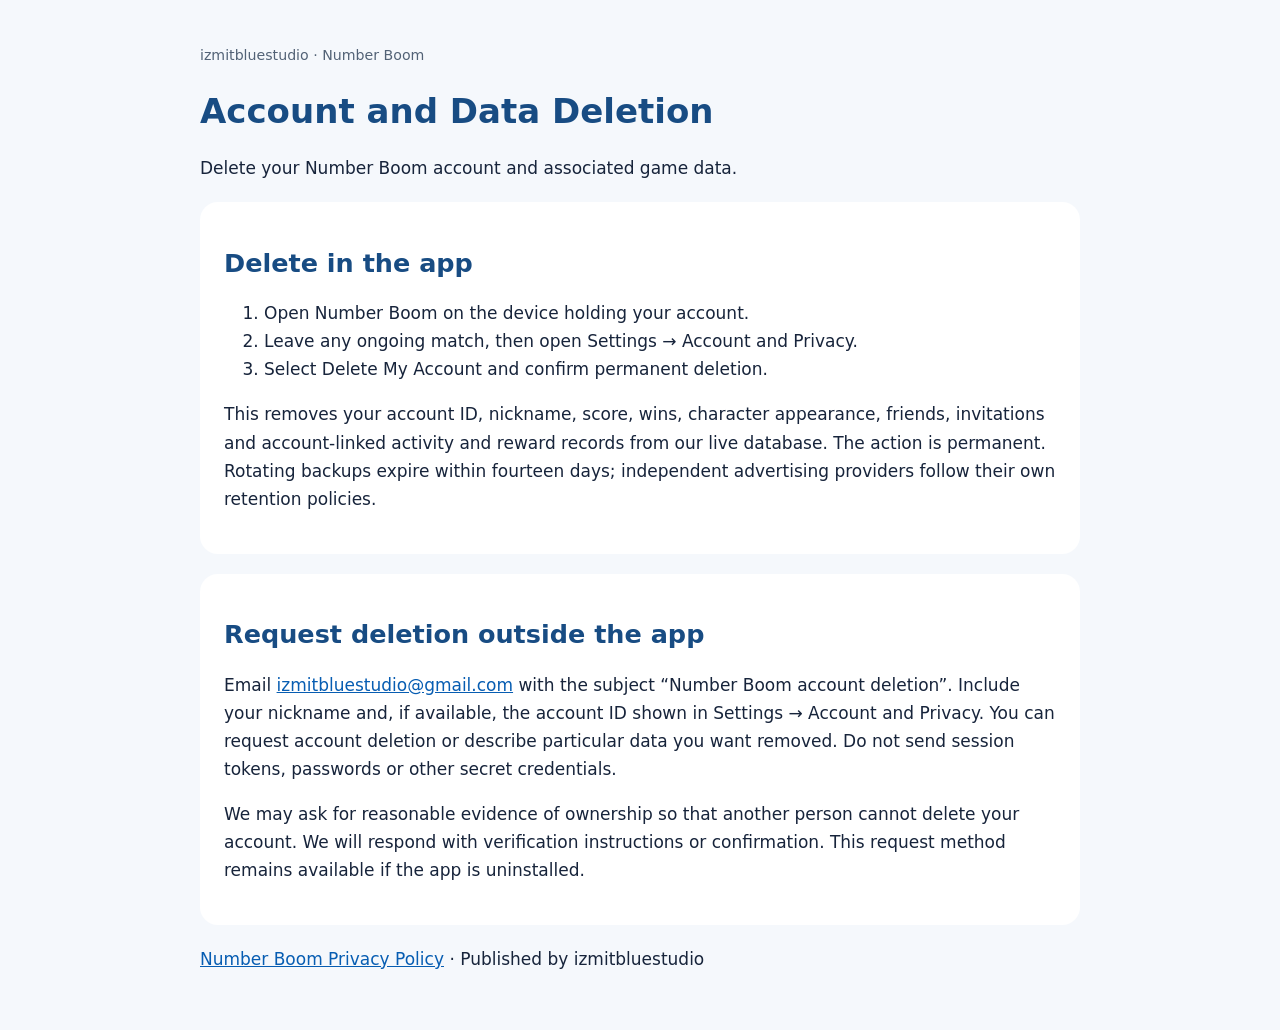
<file: number-boom-delete-account.html>
<!doctype html><html lang="en"><meta charset="utf-8"><meta name="viewport" content="width=device-width,initial-scale=1"><title>Account and Data Deletion · Number Boom</title><style>body{margin:0;background:#f5f8fc;color:#17243b;font:17px/1.65 system-ui,sans-serif}main{max-width:880px;margin:auto;padding:40px 24px}h1,h2{line-height:1.2;color:#184c83}a{color:#075db2}section{background:white;padding:24px;margin:20px 0;border-radius:18px}small{color:#526276}</style><main><small>izmitbluestudio · Number Boom</small><h1>Account and Data Deletion</h1><p>Delete your Number Boom account and associated game data.</p><section><h2>Delete in the app</h2><ol><li>Open Number Boom on the device holding your account.</li><li>Leave any ongoing match, then open Settings → Account and Privacy.</li><li>Select Delete My Account and confirm permanent deletion.</li></ol><p>This removes your account ID, nickname, score, wins, character appearance, friends, invitations and account-linked activity and reward records from our live database. The action is permanent. Rotating backups expire within fourteen days; independent advertising providers follow their own retention policies.</p></section><section><h2>Request deletion outside the app</h2><p>Email <a href="mailto:izmitbluestudio@gmail.com?subject=Number%20Boom%20account%20deletion">izmitbluestudio@gmail.com</a> with the subject “Number Boom account deletion”. Include your nickname and, if available, the account ID shown in Settings → Account and Privacy. You can request account deletion or describe particular data you want removed. Do not send session tokens, passwords or other secret credentials.</p><p>We may ask for reasonable evidence of ownership so that another person cannot delete your account. We will respond with verification instructions or confirmation. This request method remains available if the app is uninstalled.</p></section><p><a href="number-boom-privacy.html">Number Boom Privacy Policy</a> · Published by izmitbluestudio</p></main></html>
</file>
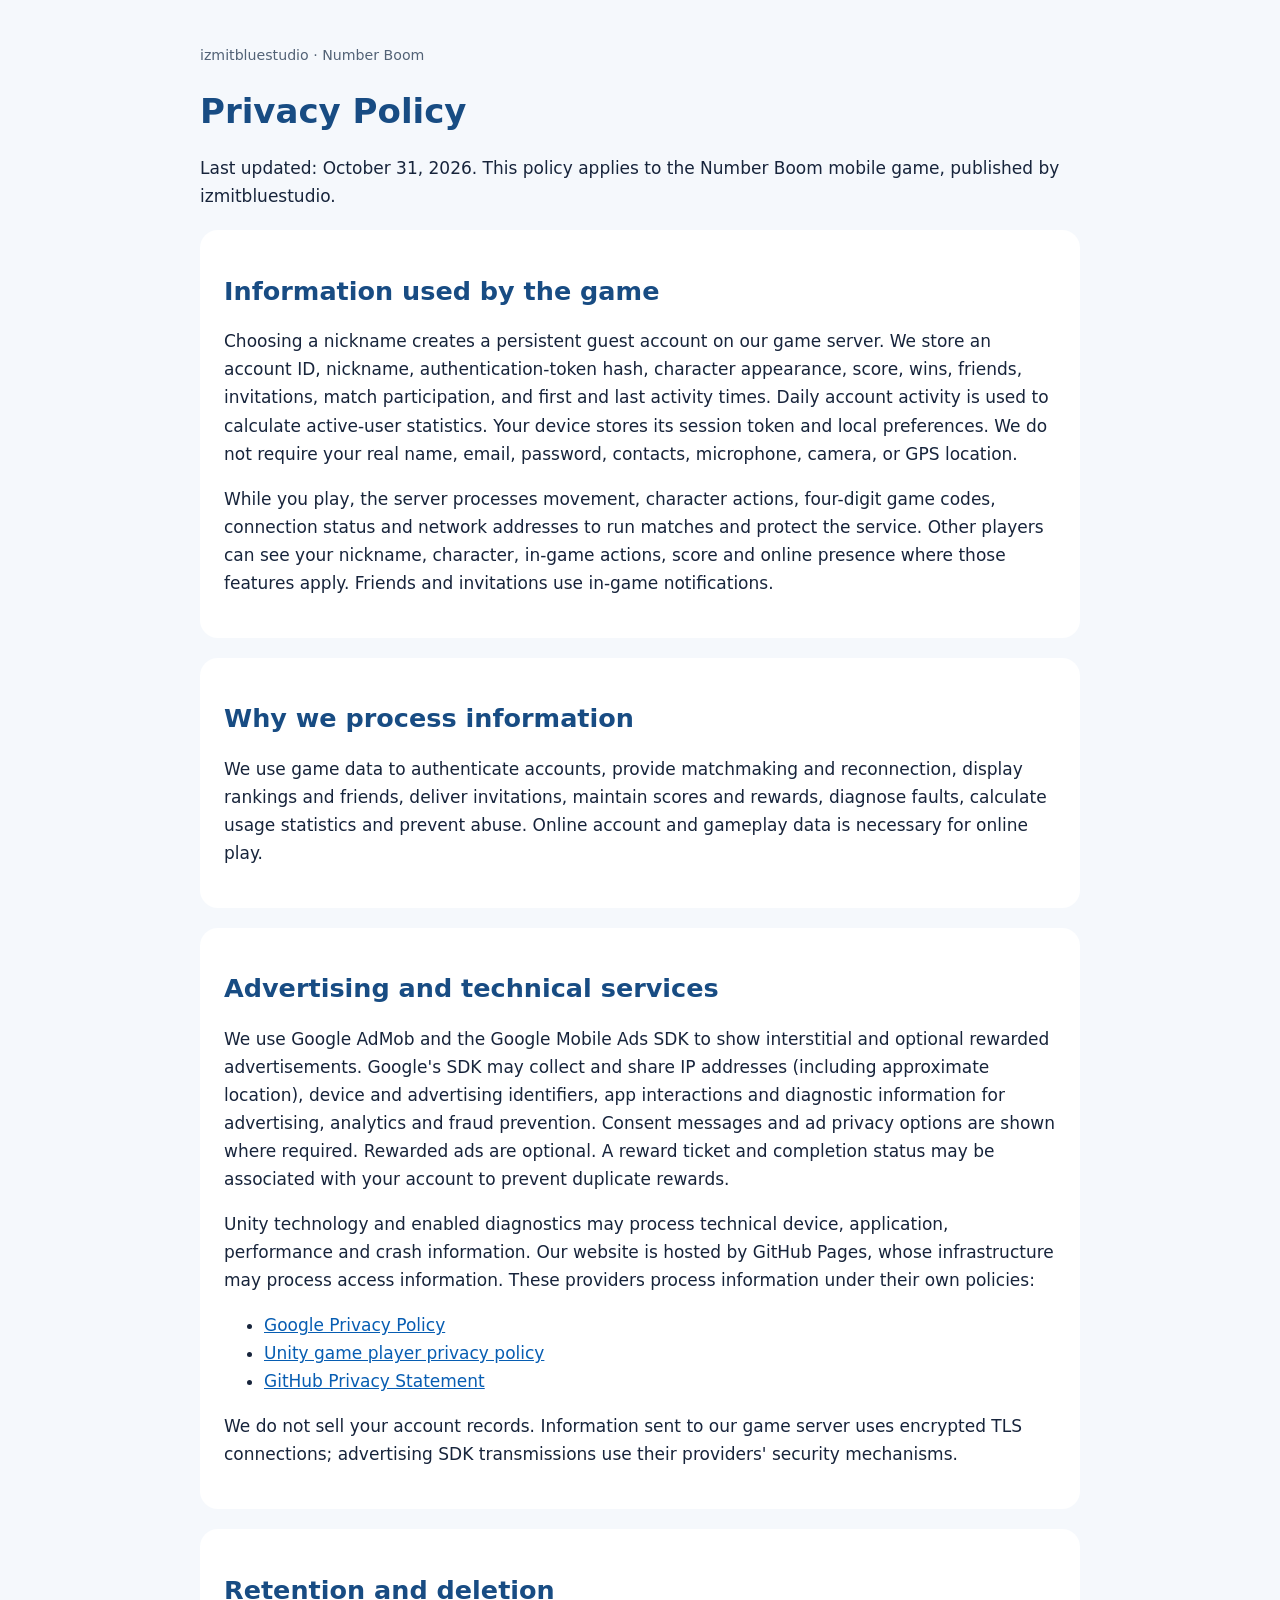
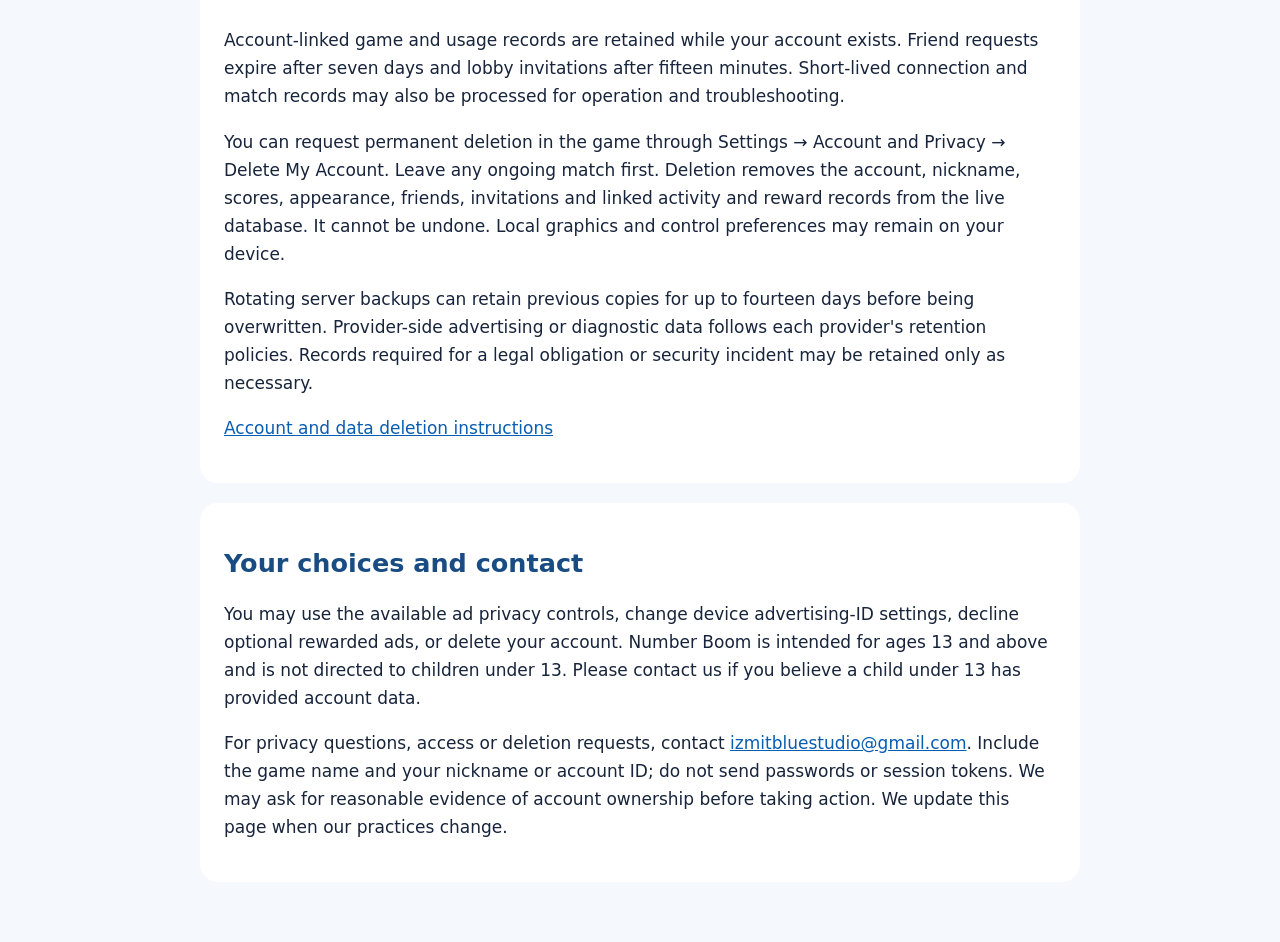
<file: number-boom-privacy.html>
<!doctype html><html lang="en"><meta charset="utf-8"><meta name="viewport" content="width=device-width,initial-scale=1"><title>Privacy Policy · Number Boom</title><style>body{margin:0;background:#f5f8fc;color:#17243b;font:17px/1.65 system-ui,sans-serif}main{max-width:880px;margin:auto;padding:40px 24px}h1,h2{line-height:1.2;color:#184c83}a{color:#075db2}section{background:white;padding:24px;margin:20px 0;border-radius:18px}small{color:#526276}</style><main><small>izmitbluestudio · Number Boom</small><h1>Privacy Policy</h1><p>Last updated: October 31, 2026. This policy applies to the Number Boom mobile game, published by izmitbluestudio.</p>
<section><h2>Information used by the game</h2><p>Choosing a nickname creates a persistent guest account on our game server. We store an account ID, nickname, authentication-token hash, character appearance, score, wins, friends, invitations, match participation, and first and last activity times. Daily account activity is used to calculate active-user statistics. Your device stores its session token and local preferences. We do not require your real name, email, password, contacts, microphone, camera, or GPS location.</p><p>While you play, the server processes movement, character actions, four-digit game codes, connection status and network addresses to run matches and protect the service. Other players can see your nickname, character, in-game actions, score and online presence where those features apply. Friends and invitations use in-game notifications.</p></section>
<section><h2>Why we process information</h2><p>We use game data to authenticate accounts, provide matchmaking and reconnection, display rankings and friends, deliver invitations, maintain scores and rewards, diagnose faults, calculate usage statistics and prevent abuse. Online account and gameplay data is necessary for online play.</p></section>
<section><h2>Advertising and technical services</h2><p>We use Google AdMob and the Google Mobile Ads SDK to show interstitial and optional rewarded advertisements. Google's SDK may collect and share IP addresses (including approximate location), device and advertising identifiers, app interactions and diagnostic information for advertising, analytics and fraud prevention. Consent messages and ad privacy options are shown where required. Rewarded ads are optional. A reward ticket and completion status may be associated with your account to prevent duplicate rewards.</p><p>Unity technology and enabled diagnostics may process technical device, application, performance and crash information. Our website is hosted by GitHub Pages, whose infrastructure may process access information. These providers process information under their own policies:</p><ul><li><a href="https://policies.google.com/privacy">Google Privacy Policy</a></li><li><a href="https://unity.com/legal/game-player-and-app-user-privacy-policy">Unity game player privacy policy</a></li><li><a href="https://docs.github.com/en/site-policy/privacy-policies/github-general-privacy-statement">GitHub Privacy Statement</a></li></ul><p>We do not sell your account records. Information sent to our game server uses encrypted TLS connections; advertising SDK transmissions use their providers' security mechanisms.</p></section>
<section><h2>Retention and deletion</h2><p>Account-linked game and usage records are retained while your account exists. Friend requests expire after seven days and lobby invitations after fifteen minutes. Short-lived connection and match records may also be processed for operation and troubleshooting.</p><p>You can request permanent deletion in the game through Settings → Account and Privacy → Delete My Account. Leave any ongoing match first. Deletion removes the account, nickname, scores, appearance, friends, invitations and linked activity and reward records from the live database. It cannot be undone. Local graphics and control preferences may remain on your device.</p><p>Rotating server backups can retain previous copies for up to fourteen days before being overwritten. Provider-side advertising or diagnostic data follows each provider's retention policies. Records required for a legal obligation or security incident may be retained only as necessary.</p><p><a href="number-boom-delete-account.html">Account and data deletion instructions</a></p></section>
<section><h2>Your choices and contact</h2><p>You may use the available ad privacy controls, change device advertising-ID settings, decline optional rewarded ads, or delete your account. Number Boom is intended for ages 13 and above and is not directed to children under 13. Please contact us if you believe a child under 13 has provided account data.</p><p>For privacy questions, access or deletion requests, contact <a href="mailto:izmitbluestudio@gmail.com">izmitbluestudio@gmail.com</a>. Include the game name and your nickname or account ID; do not send passwords or session tokens. We may ask for reasonable evidence of account ownership before taking action. We update this page when our practices change.</p></section></main></html>
</file>
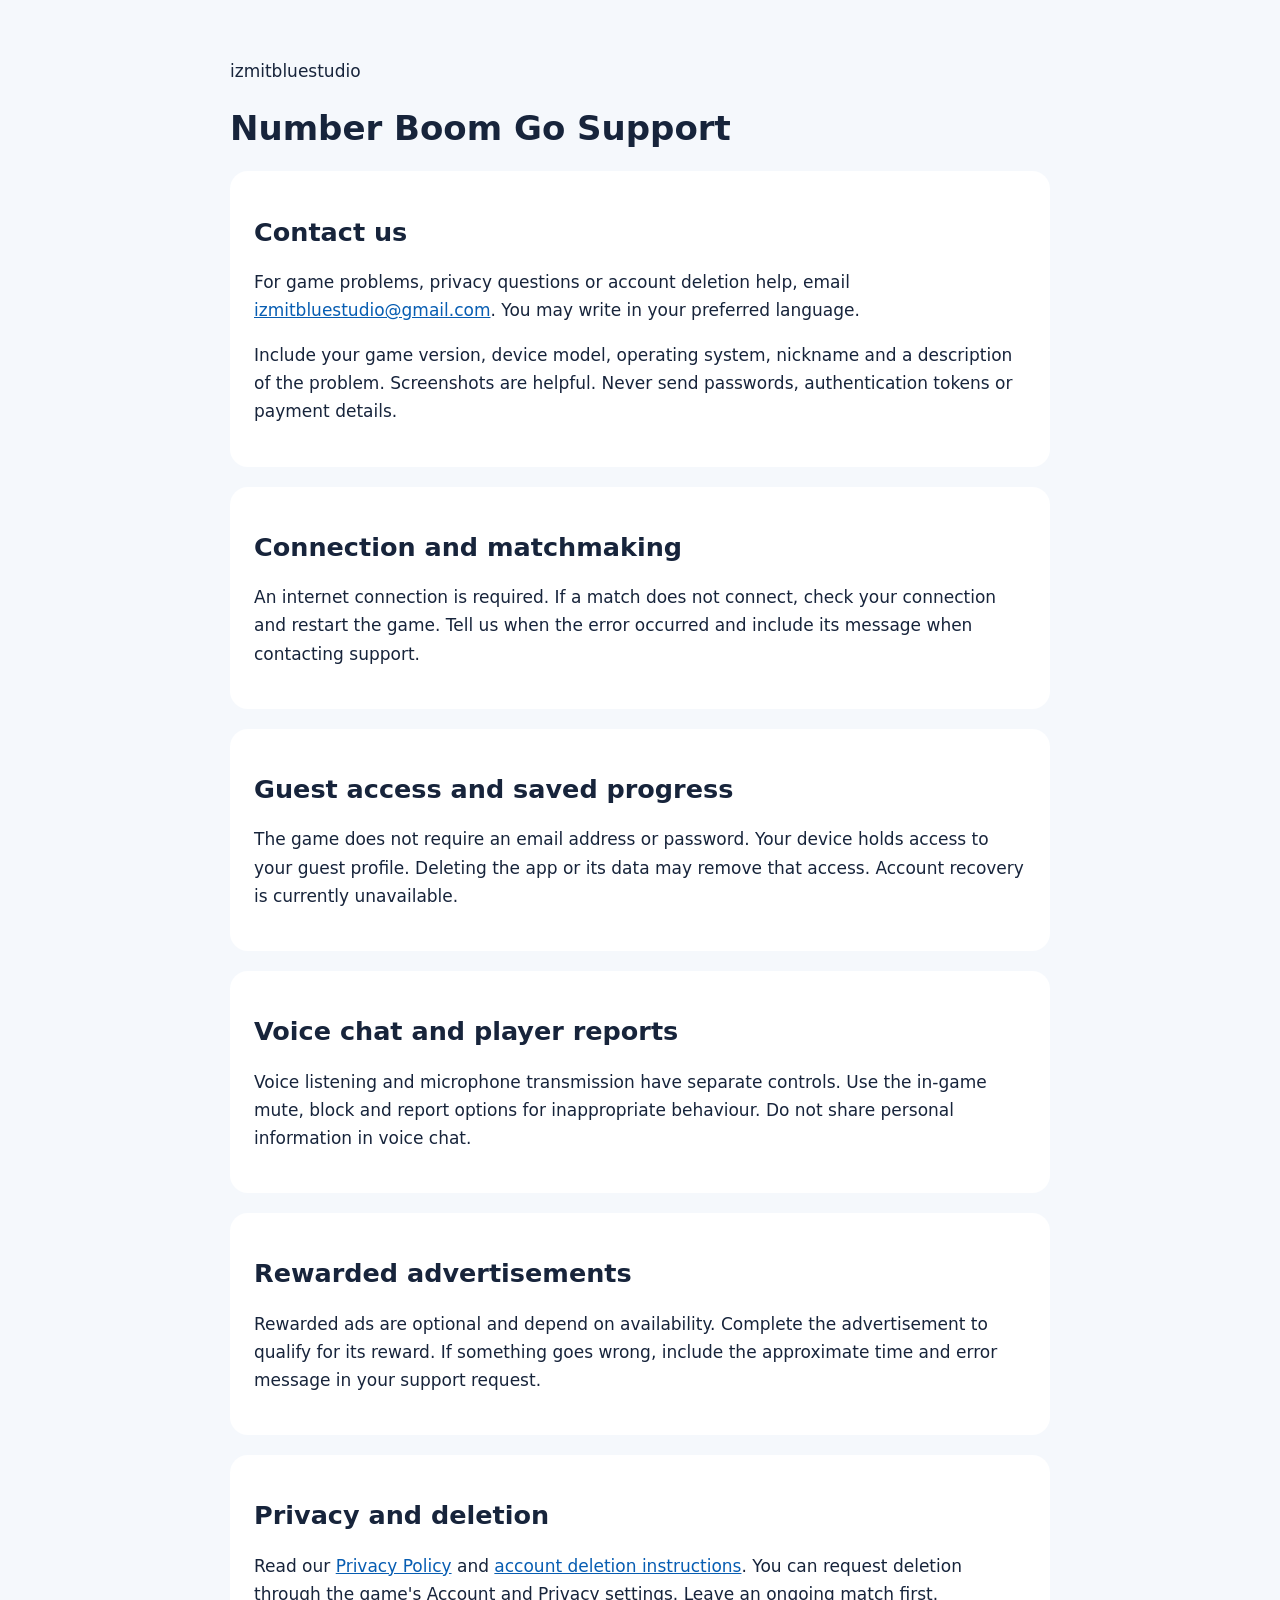
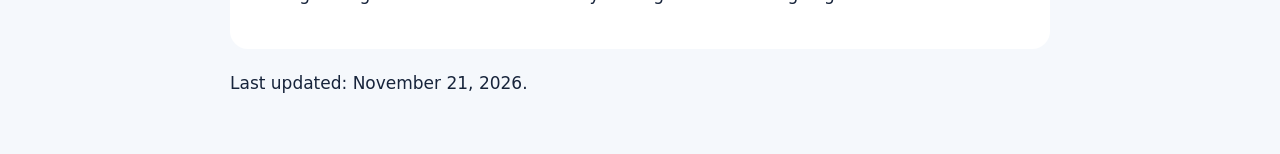
<file: number-boom-support.html>
<!doctype html>
<html lang="en"><meta charset="utf-8"><meta name="viewport" content="width=device-width,initial-scale=1">
<title>Number Boom Go — Support</title>
<style>body{margin:0;background:#f5f8fc;color:#17243b;font:17px/1.65 system-ui,sans-serif}main{max-width:820px;margin:auto;padding:40px 24px}section{background:#fff;border-radius:18px;padding:24px;margin:20px 0}h1,h2{line-height:1.2}a{color:#075db2}</style>
<main><p>izmitbluestudio</p><h1>Number Boom Go Support</h1>
<section><h2>Contact us</h2><p>For game problems, privacy questions or account deletion help, email <a href="mailto:izmitbluestudio@gmail.com">izmitbluestudio@gmail.com</a>. You may write in your preferred language.</p><p>Include your game version, device model, operating system, nickname and a description of the problem. Screenshots are helpful. Never send passwords, authentication tokens or payment details.</p></section>
<section><h2>Connection and matchmaking</h2><p>An internet connection is required. If a match does not connect, check your connection and restart the game. Tell us when the error occurred and include its message when contacting support.</p></section>
<section><h2>Guest access and saved progress</h2><p>The game does not require an email address or password. Your device holds access to your guest profile. Deleting the app or its data may remove that access. Account recovery is currently unavailable.</p></section>
<section><h2>Voice chat and player reports</h2><p>Voice listening and microphone transmission have separate controls. Use the in-game mute, block and report options for inappropriate behaviour. Do not share personal information in voice chat.</p></section>
<section><h2>Rewarded advertisements</h2><p>Rewarded ads are optional and depend on availability. Complete the advertisement to qualify for its reward. If something goes wrong, include the approximate time and error message in your support request.</p></section>
<section><h2>Privacy and deletion</h2><p>Read our <a href="number-boom-privacy.html">Privacy Policy</a> and <a href="number-boom-delete-account.html">account deletion instructions</a>. You can request deletion through the game's Account and Privacy settings. Leave an ongoing match first.</p></section>
<p>Last updated: November 21, 2026.</p></main></html>
</file>
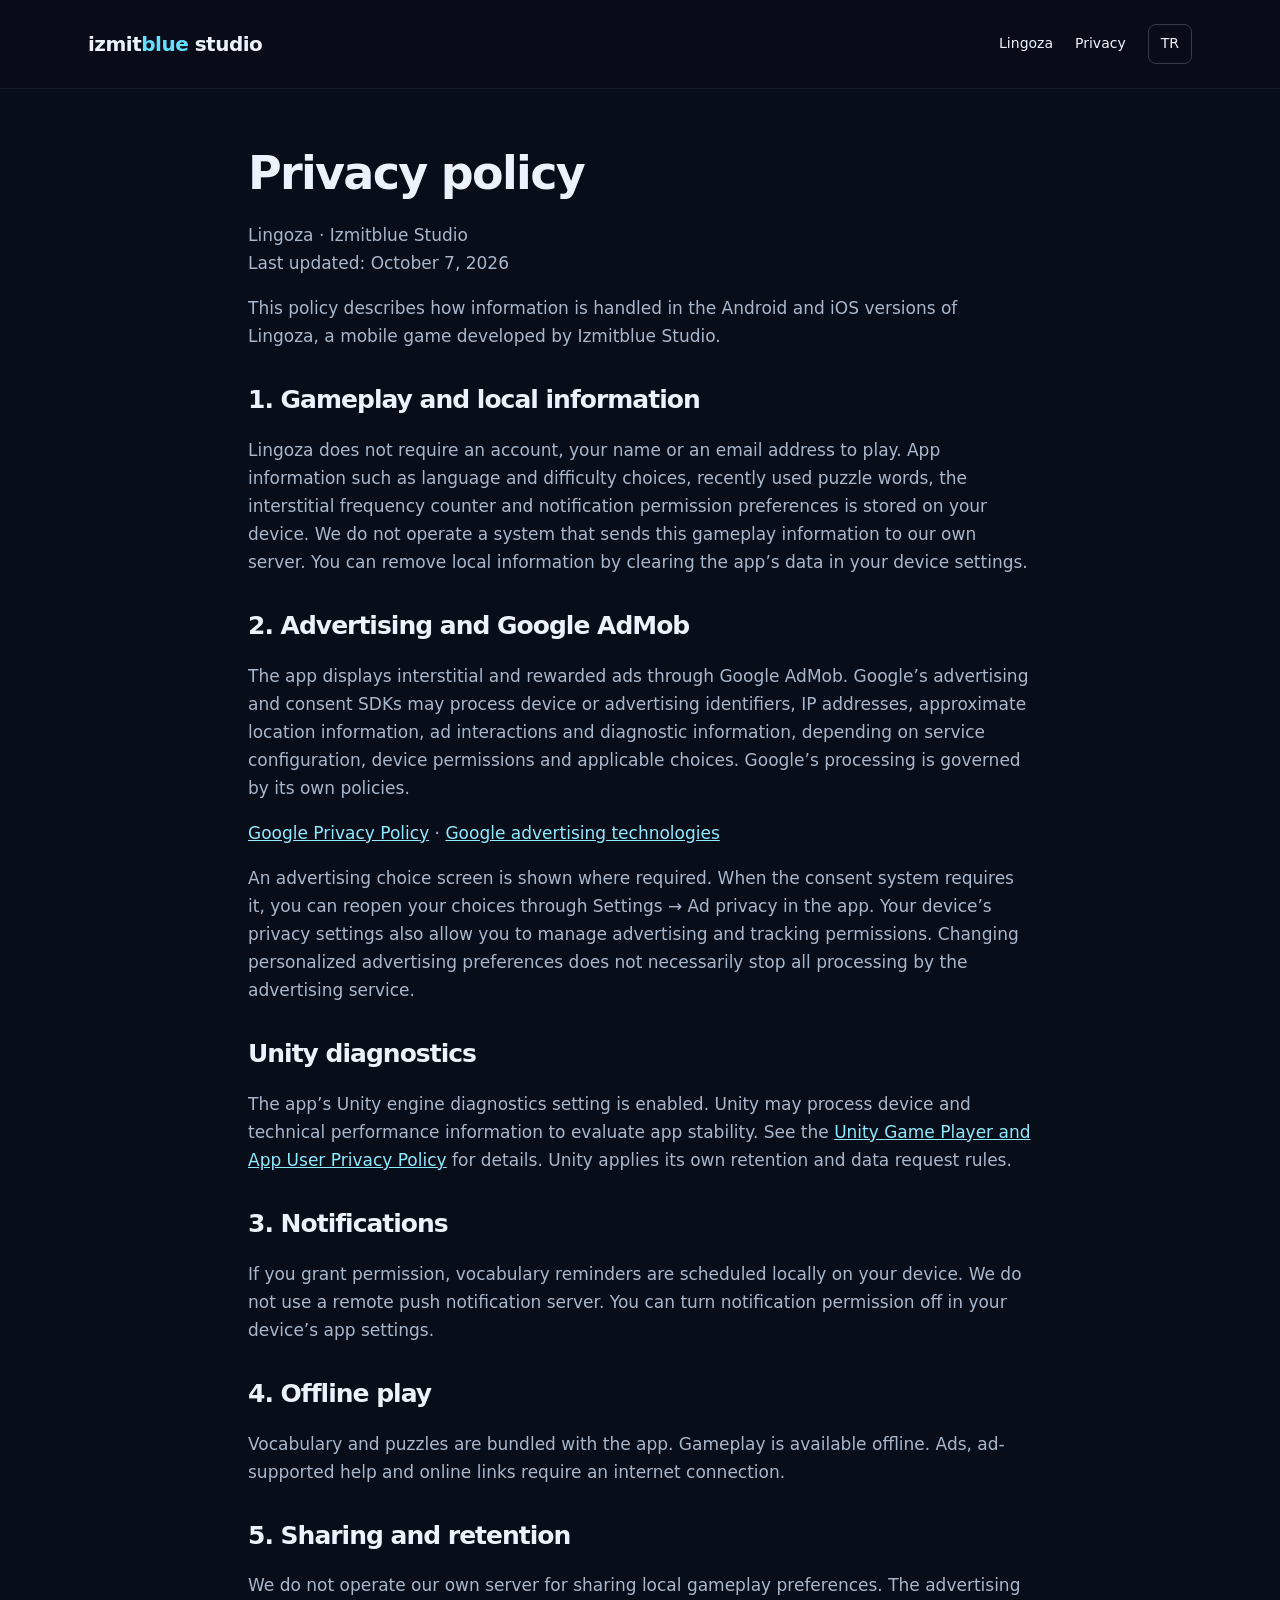
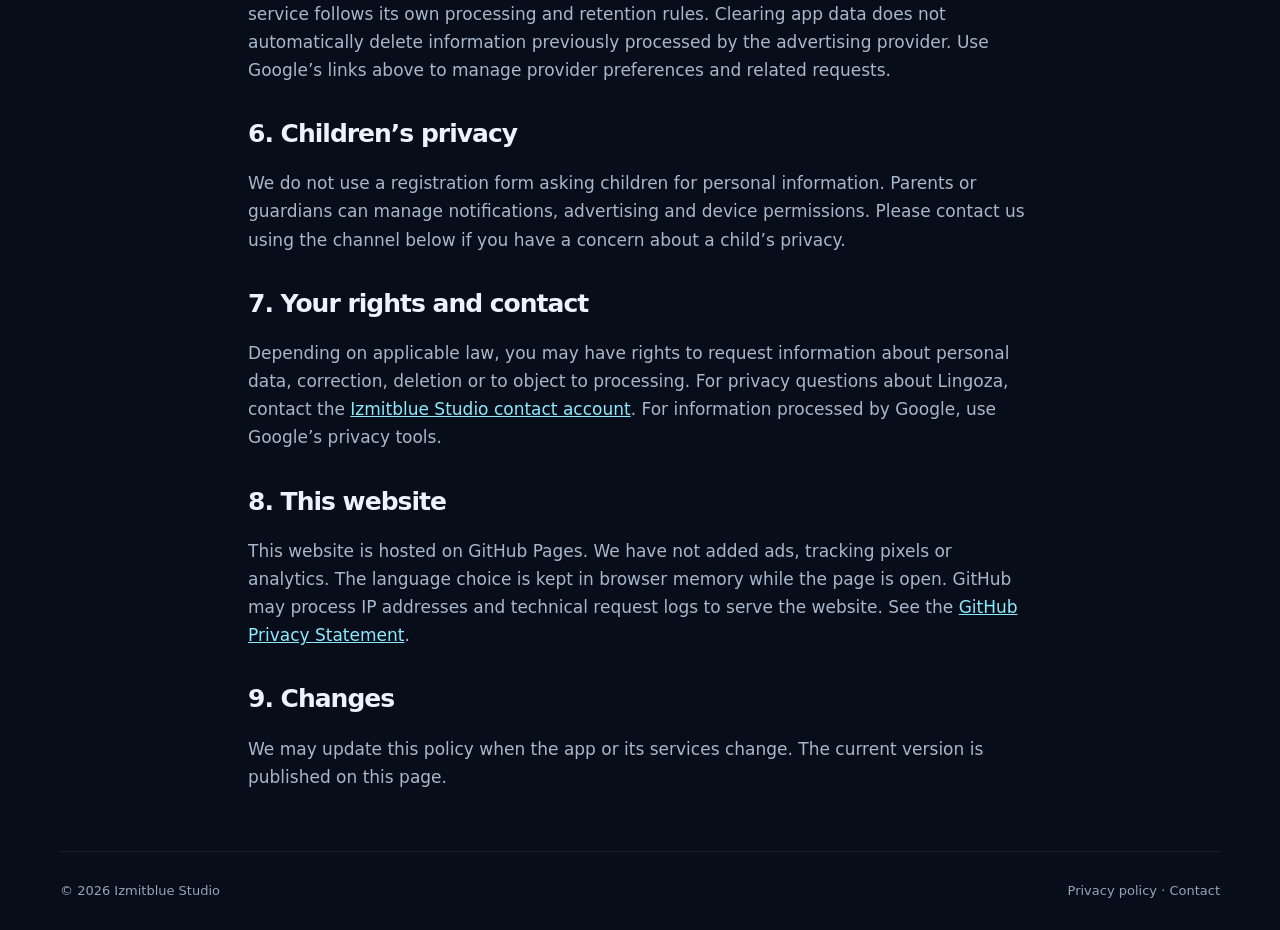
<file: privacy.html>
<!doctype html><html lang="tr"><head><meta charset="utf-8"><meta name="viewport" content="width=device-width,initial-scale=1"><meta name="theme-color" content="#070d19"><link rel="icon" href="assets/lingoza.png"><link rel="stylesheet" href="style.css"><script defer src="site.js"></script><title>Lingoza · Privacy policy / Gizlilik politikası</title></head><body><header><nav class="wrap"><a class="brand" href="./">izmit<span>blue</span> studio</a><div class="links"><a class="desktop" href="./#lingoza" data-tr="Lingoza" data-en="Lingoza">Lingoza</a><a href="privacy.html" data-tr="Gizlilik" data-en="Privacy">Gizlilik</a><button class="lang" data-language aria-label="Switch language">EN</button></div></nav></header><main class="wrap policy"><article data-language-content="tr"><h1>Gizlilik politikası</h1><p>Lingoza · Izmitblue Studio<br>Son güncelleme: 7 Ekim 2026</p><p>Bu politika, Izmitblue Studio tarafından geliştirilen Lingoza mobil oyununun Android ve iOS sürümlerinde bilgilerin nasıl işlendiğini açıklar.</p><h2>1. Oyun ve cihazda tutulan bilgiler</h2><p>Lingoza, oyun oynamak için hesap oluşturmanızı, adınızı veya e-posta adresinizi girmenizi istemez. Dil ve zorluk seçiminiz, yakın zamanda kullanılan bulmaca kelimeleri, reklam sıklığı sayacı ve bildirim izin tercihleri gibi uygulama bilgileri cihazda saklanır. Bu oyun bilgilerini kendi sunucumuza gönderen bir sistem kullanmıyoruz. Uygulama verilerini cihaz ayarlarından silerek bu yerel bilgileri kaldırabilirsiniz.</p><h2>2. Reklamlar ve Google AdMob</h2><p>Uygulamada Google AdMob aracılığıyla geçiş ve ödüllü reklamlar gösterilir. Google’ın reklam ve kullanıcı tercihleri SDK’ları; cihaz veya reklam tanımlayıcıları, IP adresi, genel konum bilgileri, reklam etkileşimleri ve tanılama bilgilerini hizmetin yapılandırmasına, cihaz izinlerine ve geçerli tercihlere bağlı olarak işleyebilir. Reklam hizmetinin veri işlemesi Google’ın politikalarına tabidir.</p><p><a href="https://policies.google.com/privacy" rel="noopener noreferrer">Google Gizlilik Politikası</a> · <a href="https://policies.google.com/technologies/ads" rel="noopener noreferrer">Google reklam teknolojileri</a></p><p>Gerekli bölgelerde reklamlarla ilgili tercih ekranı gösterilir. Sistem gerektirdiğinde uygulamadaki Ayarlar → Reklam gizliliği yoluyla tercihlerinizi yeniden açabilirsiniz. Cihazınızın gizlilik ayarları da reklam ve takip izinlerini yönetmenize olanak tanır. Kişiselleştirilmiş reklam tercihini değiştirmek, reklam hizmetinin bütün veri işlemesini durdurduğu anlamına gelmez.</p><h2>Unity tanılama hizmeti</h2><p>Uygulamanın Unity motoru tanılama ayarı etkindir. Unity, uygulamanın kararlılığını değerlendirmek için cihaz ve teknik performans bilgilerini işleyebilir. Ayrıntılar için <a href="https://unity.com/legal/game-player-and-app-user-privacy-policy">Unity oyun oyuncusu ve uygulama kullanıcısı gizlilik politikasını</a> inceleyebilirsiniz. Unity kendi saklama ve veri talebi kurallarını uygular.</p><h2>3. Bildirimler</h2><p>İzin verirseniz kelime hatırlatmaları cihazda zamanlanır. Bildirimler için uzaktan gönderim sunucusu kullanmıyoruz. Bildirim iznini telefonunuzun uygulama ayarlarından kapatabilirsiniz.</p><h2>4. İnternetsiz kullanım</h2><p>Kelimeler ve bulmacalar uygulamanın içinde bulunur. Oyun internet olmadan kullanılabilir. Reklamlar, reklamla açılan yardım ve çevrimiçi bağlantılar internet bağlantısı gerektirir.</p><h2>5. Paylaşım ve saklama</h2><p>Yerel oyun ayarlarının paylaşımı için kendi sunucumuz bulunmaz. Reklam hizmeti kendi veri işleme ve saklama kurallarını uygular. Uygulama verilerini silmek, reklam sağlayıcısının daha önce işlediği bilgileri otomatik olarak silmez. Sağlayıcının veri tercihleri ve ilgili hak talepleri için yukarıdaki Google bağlantılarını kullanabilirsiniz.</p><h2>6. Çocukların gizliliği</h2><p>Çocuklardan kişisel bilgi isteyen kayıt formu kullanmıyoruz. Ebeveynler veya veliler bildirim, reklam ve cihaz izinlerini yönetebilir. Çocuklarla ilgili bir gizlilik endişeniz varsa aşağıdaki iletişim kanalıyla bize ulaşabilirsiniz.</p><h2>7. Haklarınız ve iletişim</h2><p>Bulunduğunuz yerdeki mevzuata bağlı olarak kişisel verileriniz hakkında bilgi isteme, düzeltme, silme veya işlemeye itiraz etme haklarınız olabilir. Lingoza hakkındaki gizlilik sorularınız için <a href="https://www.instagram.com/izmitbluestudio" rel="noopener noreferrer">Izmitblue Studio iletişim hesabını</a> kullanabilirsiniz. Google’ın işlediği verilerle ilgili talepler için Google’ın gizlilik araçlarına başvurabilirsiniz.</p><h2>8. Bu web sitesi</h2><p>Bu site GitHub Pages üzerinde barındırılır. Sitede reklam, takip pikseli veya analiz aracı eklemiyoruz; dil seçimi sayfa açıkken tarayıcı belleğinde tutulur. GitHub, siteyi sunmak için IP adresi ve teknik istek kayıtlarını işleyebilir. <a href="https://docs.github.com/en/site-policy/privacy-policies/github-general-privacy-statement">GitHub Gizlilik Bildirimi</a>.</p><h2>9. Değişiklikler</h2><p>Uygulama veya kullanılan hizmetler değişirse bu politika güncellenebilir. Güncel sürüm bu sayfada yayımlanır.</p></article><article data-language-content="en" hidden><h1>Privacy policy</h1><p>Lingoza · Izmitblue Studio<br>Last updated: October 7, 2026</p><p>This policy describes how information is handled in the Android and iOS versions of Lingoza, a mobile game developed by Izmitblue Studio.</p><h2>1. Gameplay and local information</h2><p>Lingoza does not require an account, your name or an email address to play. App information such as language and difficulty choices, recently used puzzle words, the interstitial frequency counter and notification permission preferences is stored on your device. We do not operate a system that sends this gameplay information to our own server. You can remove local information by clearing the app’s data in your device settings.</p><h2>2. Advertising and Google AdMob</h2><p>The app displays interstitial and rewarded ads through Google AdMob. Google’s advertising and consent SDKs may process device or advertising identifiers, IP addresses, approximate location information, ad interactions and diagnostic information, depending on service configuration, device permissions and applicable choices. Google’s processing is governed by its own policies.</p><p><a href="https://policies.google.com/privacy" rel="noopener noreferrer">Google Privacy Policy</a> · <a href="https://policies.google.com/technologies/ads" rel="noopener noreferrer">Google advertising technologies</a></p><p>An advertising choice screen is shown where required. When the consent system requires it, you can reopen your choices through Settings → Ad privacy in the app. Your device’s privacy settings also allow you to manage advertising and tracking permissions. Changing personalized advertising preferences does not necessarily stop all processing by the advertising service.</p><h2>Unity diagnostics</h2><p>The app’s Unity engine diagnostics setting is enabled. Unity may process device and technical performance information to evaluate app stability. See the <a href="https://unity.com/legal/game-player-and-app-user-privacy-policy">Unity Game Player and App User Privacy Policy</a> for details. Unity applies its own retention and data request rules.</p><h2>3. Notifications</h2><p>If you grant permission, vocabulary reminders are scheduled locally on your device. We do not use a remote push notification server. You can turn notification permission off in your device’s app settings.</p><h2>4. Offline play</h2><p>Vocabulary and puzzles are bundled with the app. Gameplay is available offline. Ads, ad-supported help and online links require an internet connection.</p><h2>5. Sharing and retention</h2><p>We do not operate our own server for sharing local gameplay preferences. The advertising service follows its own processing and retention rules. Clearing app data does not automatically delete information previously processed by the advertising provider. Use Google’s links above to manage provider preferences and related requests.</p><h2>6. Children’s privacy</h2><p>We do not use a registration form asking children for personal information. Parents or guardians can manage notifications, advertising and device permissions. Please contact us using the channel below if you have a concern about a child’s privacy.</p><h2>7. Your rights and contact</h2><p>Depending on applicable law, you may have rights to request information about personal data, correction, deletion or to object to processing. For privacy questions about Lingoza, contact the <a href="https://www.instagram.com/izmitbluestudio" rel="noopener noreferrer">Izmitblue Studio contact account</a>. For information processed by Google, use Google’s privacy tools.</p><h2>8. This website</h2><p>This website is hosted on GitHub Pages. We have not added ads, tracking pixels or analytics. The language choice is kept in browser memory while the page is open. GitHub may process IP addresses and technical request logs to serve the website. See the <a href="https://docs.github.com/en/site-policy/privacy-policies/github-general-privacy-statement">GitHub Privacy Statement</a>.</p><h2>9. Changes</h2><p>We may update this policy when the app or its services change. The current version is published on this page.</p></article></main><footer class="wrap footer"><span>© 2026 Izmitblue Studio</span><div><a href="privacy.html" data-tr="Gizlilik politikası" data-en="Privacy policy">Gizlilik politikası</a> · <a href="https://www.instagram.com/izmitbluestudio" target="_blank" rel="noopener noreferrer" data-tr="İletişim" data-en="Contact">İletişim</a></div></footer></body></html>
</file>
<file: style.css>
*{box-sizing:border-box}html{scroll-behavior:smooth}body{margin:0;background:#070d19;color:#ecf3ff;font:17px/1.65 system-ui,-apple-system,Segoe UI,sans-serif}a{color:inherit;text-decoration:none}a:hover{color:#5de0ff}button{font:inherit;cursor:pointer}.wrap{max-width:1160px;margin:auto;padding:0 28px}header{border-bottom:1px solid #ffffff12;background:#070d19e8}nav{min-height:88px;display:flex;align-items:center;justify-content:space-between;gap:24px}.brand{font-size:20px;font-weight:800;letter-spacing:-.5px}.brand span{color:#66deff}nav .links{display:flex;gap:22px;align-items:center;font-size:14px}.lang{border:1px solid #ffffff30;background:transparent;color:inherit;border-radius:8px;padding:7px 12px}.hero{display:grid;grid-template-columns:1.1fr 1fr;align-items:center;gap:70px;padding:85px 0}.eyebrow{color:#71ddf7;font-size:12px;letter-spacing:2px;text-transform:uppercase;font-weight:700}h1{font-size:clamp(44px,5.7vw,74px);line-height:1.08;letter-spacing:-3px;margin:22px 0}h2{font-size:34px;line-height:1.2;letter-spacing:-1px}p{color:#a8b8cc}.hero p{max-width:490px;font-size:19px}.hero-art{height:510px;width:100%;object-fit:cover;object-position:center;border-radius:28px;border:1px solid #ffffff16;box-shadow:0 30px 80px #001a3d70}.button{display:inline-block;background:#8eeaff;color:#052030;border-radius:12px;font-weight:700;padding:13px 23px;margin-top:20px}.button:hover{background:#c4f4ff;color:#052030}.game{display:grid;grid-template-columns:170px 1fr;gap:44px;background:linear-gradient(120deg,#15263a,#0c1628);border:1px solid #ffffff15;border-radius:26px;padding:42px;align-items:center}.icon{width:160px;border-radius:32px}.game h2{margin:10px 0 14px;font-size:44px}.tags{display:flex;gap:10px;flex-wrap:wrap;margin:20px 0}.tag{font-size:12px;color:#b6d2e8;border:1px solid #ffffff20;padding:6px 12px;border-radius:20px}.section{padding:60px 0}.cards{display:grid;grid-template-columns:repeat(3,1fr);gap:22px}.card{padding:26px;border-top:1px solid #80c7ea30}.card h3{font-size:19px}.card p{font-size:15px}.footer{margin-top:45px;border-top:1px solid #ffffff15;padding:28px 0;font-size:13px;color:#93a5ba;display:flex;gap:20px;justify-content:space-between;flex-wrap:wrap}.policy{max-width:840px;margin:60px auto}.policy h1{font-size:46px;letter-spacing:-1.7px}.policy h2{font-size:25px;margin-top:35px}.policy a{text-decoration:underline;color:#8eeaff}.policy li{margin:10px 0;color:#b4c3d4}[hidden]{display:none!important}:focus-visible{outline:3px solid #71ddf7;outline-offset:5px}@media(max-width:740px){.wrap{padding:0 20px}nav{min-height:76px;gap:12px}nav .links{gap:12px;font-size:12px}.brand{font-size:16px}.hero{grid-template-columns:1fr;gap:34px;padding:50px 0}h1{letter-spacing:-2px}.hero-art{height:340px}.game{grid-template-columns:1fr;padding:28px;gap:20px}.icon{width:108px;border-radius:24px}.game h2{font-size:36px}.cards{grid-template-columns:1fr;gap:0}.section{padding:40px 0}.policy h1{font-size:36px}nav .desktop{display:none}}@media(prefers-reduced-motion:reduce){html{scroll-behavior:auto}}
</file>
